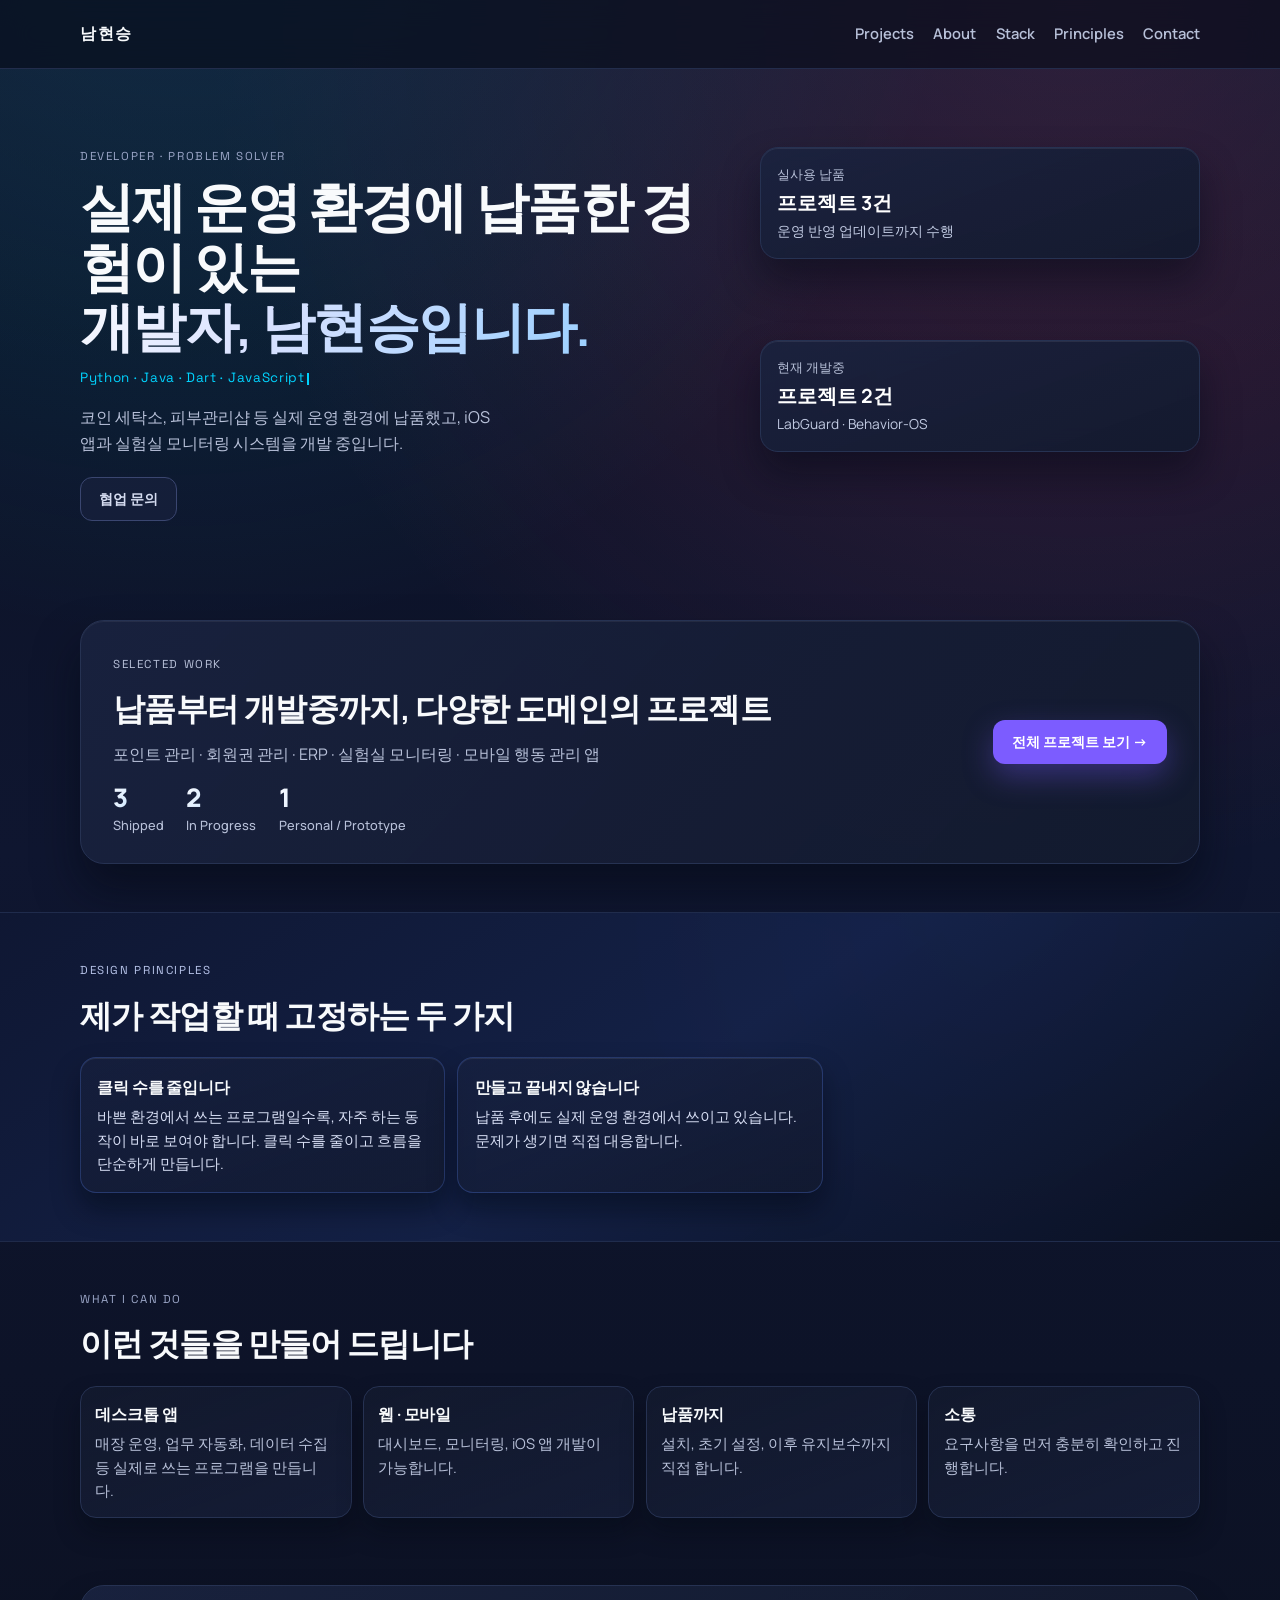
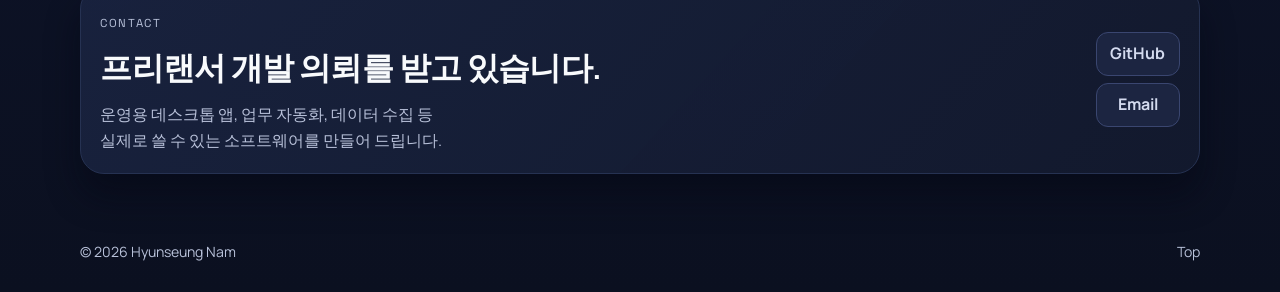
<file: index.html>
<!doctype html> 
<html lang="ko">
  <head>
    <meta charset="UTF-8" />
    <meta name="viewport" content="width=device-width, initial-scale=1.0" />
    <title>Hyeonseung-Nam Portfolio</title>
    <meta
      name="description"
      content="납품 경험을 가진 개발자 남현승의 포트폴리오"
    />
    <link rel="preconnect" href="https://fonts.googleapis.com" />
    <link rel="preconnect" href="https://fonts.gstatic.com" crossorigin />
    <link
      href="https://fonts.googleapis.com/css2?family=Manrope:wght@400;500;700;800&family=Space+Grotesk:wght@500;700&display=swap"
      rel="stylesheet"
    />
    <link rel="stylesheet" href="styles.css" />
  </head>
  <body>
    <div class="bg-orb orb-a" aria-hidden="true"></div>
    <div class="bg-orb orb-b" aria-hidden="true"></div>
    <div class="bg-tech" aria-hidden="true">
      <div class="tech-layer tech-grid"></div>
      <div class="tech-layer tech-beam"></div>
      <div class="tech-layer tech-dots"></div>
    </div>

    <header class="topbar" id="top">
      <div class="container topbar-inner">
        <a class="brand" href="index.html">남현승</a>
        <nav aria-label="주요 섹션">
          <ul class="nav-list">
            <li><a href="projects.html">Projects</a></li>
            <li><a href="about.html">About</a></li>
            <li><a href="stack.html">Stack</a></li>
            <li><a href="#principles">Principles</a></li>
            <li><a href="#contact">Contact</a></li>
          </ul>
        </nav>
      </div>
    </header>

    <main>
      <section class="hero">
        <div class="container hero-layout">
          <div class="hero-copy reveal">
            <p class="kicker">DEVELOPER · PROBLEM SOLVER</p>
            <h1>
              실제 운영 환경에 납품한 경험이 있는<br>
              <span>개발자, 남현승입니다.</span>
            </h1>
            <p class="hero-techline" id="techline" aria-live="polite"></p>
            <p class="hero-desc">
              코인 세탁소, 피부관리샵 등 실제 운영 환경에 납품했고,
              iOS 앱과 실험실 모니터링 시스템을 개발 중입니다.
            </p>
            <div class="hero-actions">
              <a class="btn btn-ghost" href="#contact">협업 문의</a>
            </div>
          </div>

          <aside class="hero-metrics reveal" aria-label="핵심 지표">
            <article class="metric-card delay-1">
              <p>실사용 납품</p>
              <strong>프로젝트 3건</strong>
              <span>운영 반영 업데이트까지 수행</span>
            </article>
            <article class="metric-card delay-2">
              <p>현재 개발중</p>
              <strong>프로젝트 2건</strong>
              <span>LabGuard · Behavior-OS</span>
            </article>
          </aside>
        </div>
      </section>

      <section class="section" id="work">
        <div class="container">
          <div class="teaser-inner reveal">
            <div>
              <p class="kicker">SELECTED WORK</p>
              <h2>납품부터 개발중까지, 다양한 도메인의 프로젝트</h2>
              <p>포인트 관리 · 회원권 관리 · ERP · 실험실 모니터링 · 모바일 행동 관리 앱</p>
              <div class="teaser-stat-row">
                <div class="teaser-stat">
                  <strong>3</strong>
                  <span>Shipped</span>
                </div>
                <div class="teaser-stat">
                  <strong>2</strong>
                  <span>In Progress</span>
                </div>
                <div class="teaser-stat">
                  <strong>1</strong>
                  <span>Personal / Prototype</span>
                </div>
              </div>
            </div>
            <a class="btn btn-solid" href="projects.html">전체 프로젝트 보기 →</a>
          </div>
        </div>
      </section>

      <section class="section dark" id="principles">
        <div class="container">
          <div class="section-head reveal">
            <p class="kicker">DESIGN PRINCIPLES</p>
            <h2>제가 작업할 때 고정하는 두 가지</h2>
          </div>

          <div class="principles-grid">
            <article class="reveal">
              <h3>클릭 수를 줄입니다</h3>
              <p>바쁜 환경에서 쓰는 프로그램일수록, 자주 하는 동작이 바로 보여야 합니다. 클릭 수를 줄이고 흐름을 단순하게 만듭니다.</p>
            </article>
            <article class="reveal">
              <h3>만들고 끝내지 않습니다</h3>
              <p>납품 후에도 실제 운영 환경에서 쓰이고 있습니다. 문제가 생기면 직접 대응합니다.</p>
            </article>
          </div>
        </div>
      </section>

      <section class="section" id="stack">
        <div class="container">
          <div class="section-head reveal">
            <p class="kicker">WHAT I CAN DO</p>
            <h2>이런 것들을 만들어 드립니다</h2>
          </div>

          <div class="stack-grid">
            <article class="reveal">
              <h3>데스크톱 앱</h3>
              <p>매장 운영, 업무 자동화, 데이터 수집 등 실제로 쓰는 프로그램을 만듭니다.</p>
            </article>
            <article class="reveal">
              <h3>웹 · 모바일</h3>
              <p>대시보드, 모니터링, iOS 앱 개발이 가능합니다.</p>
            </article>
            <article class="reveal">
              <h3>납품까지</h3>
              <p>설치, 초기 설정, 이후 유지보수까지 직접 합니다.</p>
            </article>
            <article class="reveal">
              <h3>소통</h3>
              <p>요구사항을 먼저 충분히 확인하고 진행합니다.</p>
            </article>
          </div>
        </div>
      </section>

      <section class="section contact" id="contact">
        <div class="container contact-inner reveal">
          <div>
            <p class="kicker">CONTACT</p>
            <h2>프리랜서 개발 의뢰를 받고 있습니다.</h2>
            <p>
              운영용 데스크톱 앱, 업무 자동화, 데이터 수집 등<br>
              실제로 쓸 수 있는 소프트웨어를 만들어 드립니다.
            </p>
          </div>
          <div class="contact-links">
            <a href="https://github.com/Hyunseung-Nam" target="_blank" rel="noreferrer">GitHub</a>
            <a href="mailto:namhyunseung.work@gmail.com">Email</a>
          </div>
        </div>
      </section>
    </main>

    <footer class="footer">
      <div class="container footer-inner">
        <p>© 2026 Hyunseung Nam</p>
        <a href="#top">Top</a>
      </div>
    </footer>

    <script>
      (() => {
        // Page transition
        const overlay = document.createElement("div");
        overlay.className = "page-overlay";
        document.body.appendChild(overlay);
        requestAnimationFrame(() => requestAnimationFrame(() => { overlay.style.opacity = "0"; }));

        document.querySelectorAll("a[href]").forEach((link) => {
          const href = link.getAttribute("href");
          if (!href || href.startsWith("#") || href.startsWith("mailto") || href.startsWith("http")) return;
          link.addEventListener("click", (e) => {
            e.preventDefault();
            overlay.style.transition = "opacity 0.3s ease";
            overlay.style.opacity = "1";
            setTimeout(() => { window.location.href = href; }, 300);
          });
        });

        const reduceMotion = window.matchMedia("(prefers-reduced-motion: reduce)").matches;

        // Typewriter (accumulating)
        if (!reduceMotion) {
          const el = document.getElementById("techline");
          const phrases = [
            "Python · Java · Dart · JavaScript",
            "FastAPI · Spring · Flutter · React",
            "Docker · Supabase · MySQL · TimescaleDB",
          ];

          const cursor = document.createElement("span");
          cursor.className = "typewriter-cursor";
          el.appendChild(cursor);

          const typePhrase = (text, cb) => {
            let i = 0;
            const type = () => {
              if (i < text.length) {
                el.insertBefore(document.createTextNode(text[i++]), cursor);
                setTimeout(type, 38);
              } else {
                setTimeout(cb, 700);
              }
            };
            type();
          };

          const typeAll = (pi) => {
            if (pi >= phrases.length) { cursor.remove(); return; }
            if (pi > 0) el.insertBefore(document.createElement("br"), cursor);
            typePhrase(phrases[pi], () => typeAll(pi + 1));
          };

          setTimeout(() => typeAll(0), 900);
        }

        if (reduceMotion) return;

        document.documentElement.classList.add("js-motion");
        const root = document.documentElement;
        const revealTargets = document.querySelectorAll(".reveal");
        const observer = new IntersectionObserver(
          (entries) => {
            entries.forEach((entry) => {
              if (!entry.isIntersecting) return;
              entry.target.classList.add("is-visible");
              observer.unobserve(entry.target);
            });
          },
          { threshold: 0.14, rootMargin: "0px 0px -8% 0px" },
        );

        revealTargets.forEach((el, index) => {
          el.style.setProperty("--reveal-delay", `${Math.min(index * 32, 220)}ms`);
          observer.observe(el);
        });

        let tx = 0, ty = 0, cx = 0, cy = 0;
        window.addEventListener("pointermove", (e) => {
          tx = (e.clientX / window.innerWidth - 0.5) * 2;
          ty = (e.clientY / window.innerHeight - 0.5) * 2;
        }, { passive: true });
        window.addEventListener("pointerleave", () => { tx = 0; ty = 0; });

        const drift = () => {
          cx += (tx - cx) * 0.06;
          cy += (ty - cy) * 0.06;
          root.style.setProperty("--mx", cx.toFixed(4));
          root.style.setProperty("--my", cy.toFixed(4));
          requestAnimationFrame(drift);
        };
        drift();
      })();
    </script>
  </body>
</html>
</file>
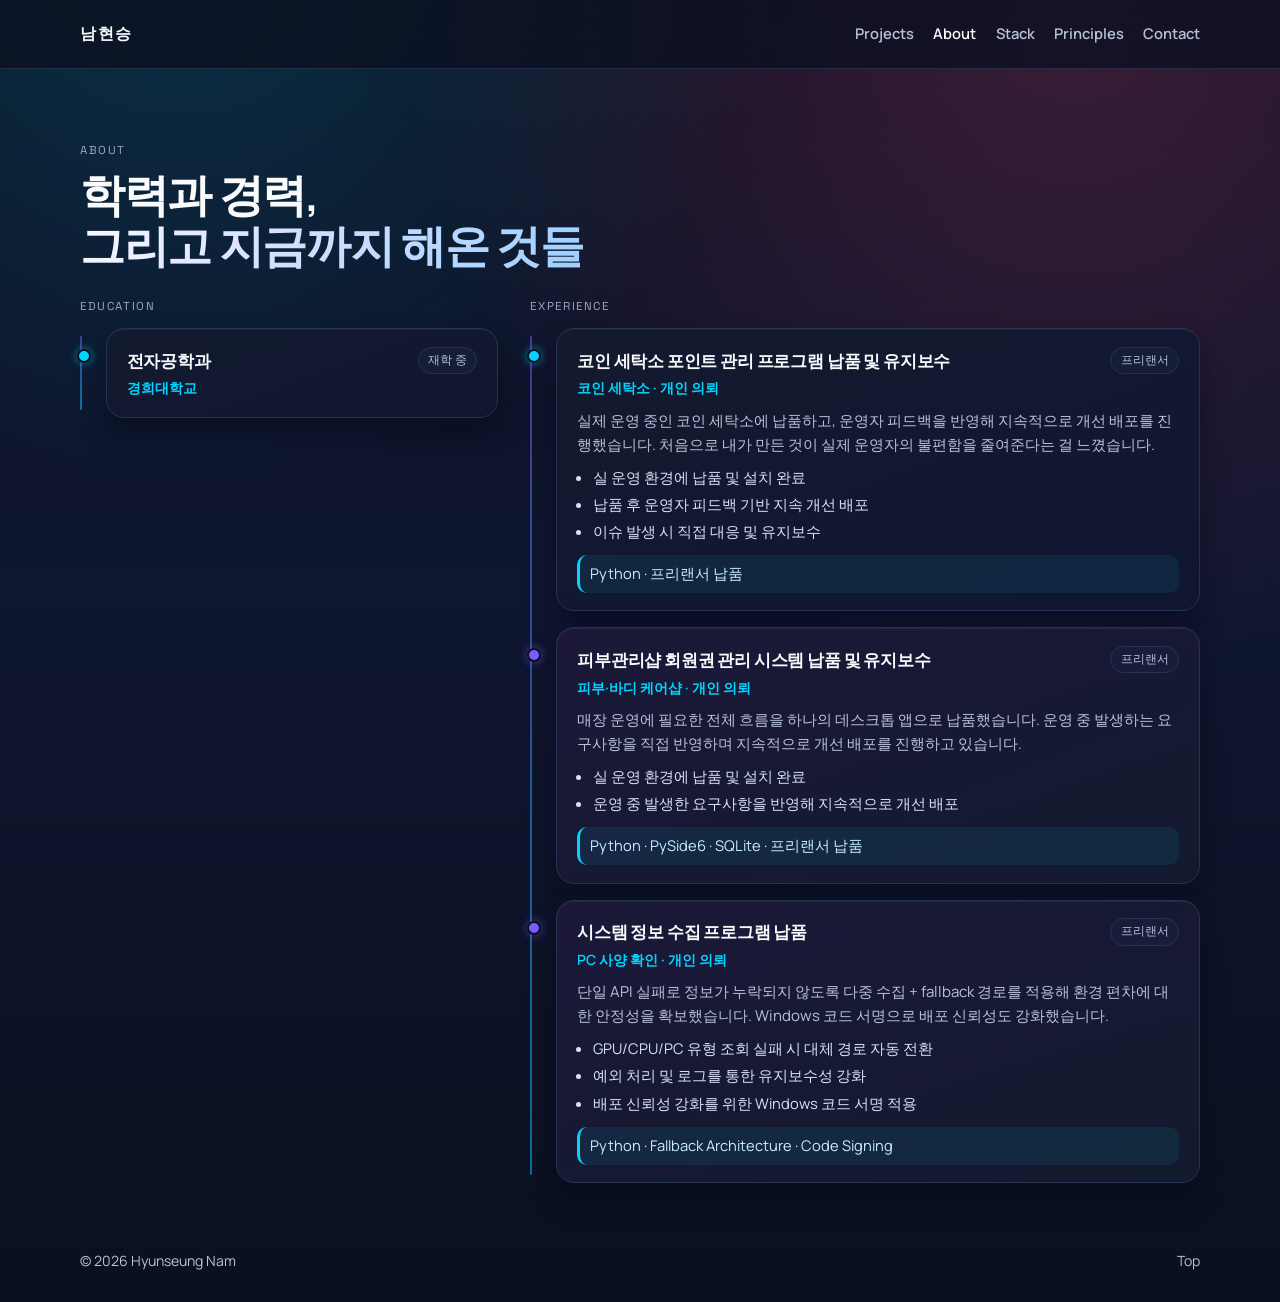
<file: about.html>
<!doctype html>
<html lang="ko">
  <head>
    <meta charset="UTF-8" />
    <meta name="viewport" content="width=device-width, initial-scale=1.0" />
    <title>Hyeonseung-Nam Portfolio</title>
    <meta
      name="description"
      content="남현승의 학력과 프리랜서 개발 경력 소개 — 경희대학교 전자공학과, 실사용 납품 프로젝트"
    />
    <link rel="preconnect" href="https://fonts.googleapis.com" />
    <link rel="preconnect" href="https://fonts.gstatic.com" crossorigin />
    <link
      href="https://fonts.googleapis.com/css2?family=Manrope:wght@400;500;700;800&family=Space+Grotesk:wght@500;700&display=swap"
      rel="stylesheet"
    />
    <link rel="stylesheet" href="styles.css" />
    <style>
      /* === About Page === */
      .about-hero {
        padding: 4.5rem 0 0.5rem;
      }

      .timeline {
        position: relative;
        display: flex;
        flex-direction: column;
        gap: 1rem;
        padding-left: 1.6rem;
      }

      .timeline::before {
        content: "";
        position: absolute;
        left: 0;
        top: 0.5rem;
        bottom: 0.5rem;
        width: 2px;
        background: linear-gradient(180deg, var(--accent-secondary) 0%, var(--accent-tertiary) 100%);
        border-radius: 2px;
        opacity: 0.5;
      }

      .timeline-item {
        position: relative;
        border: 1px solid var(--border-soft);
        border-radius: 18px;
        padding: 1.1rem 1.25rem;
        background: linear-gradient(160deg, rgba(19, 26, 46, 0.96) 0%, rgba(16, 22, 48, 0.96) 100%);
        box-shadow: 0 16px 28px rgba(4, 7, 18, 0.44), inset 0 1px 0 rgba(248, 250, 252, 0.06);
        transition: transform 0.18s ease, border-color 0.18s ease;
      }

      .timeline-item::before {
        content: "";
        position: absolute;
        left: -1.86rem;
        top: 1.25rem;
        width: 10px;
        height: 10px;
        border-radius: 50%;
        background: var(--accent-tertiary);
        box-shadow: 0 0 8px rgba(0, 212, 255, 0.6);
        border: 2px solid var(--bg-canvas);
      }

      .timeline-item:hover {
        transform: translateX(4px);
        border-color: #405382;
      }

      .timeline-item.accent {
        background: linear-gradient(160deg, rgba(28, 24, 57, 0.96) 0%, rgba(19, 26, 46, 0.96) 100%);
      }

      .timeline-item.accent::before {
        background: var(--accent-secondary);
        box-shadow: 0 0 8px rgba(124, 92, 255, 0.6);
      }

      .timeline-header {
        display: flex;
        align-items: flex-start;
        justify-content: space-between;
        gap: 1rem;
        flex-wrap: wrap;
      }

      .timeline-title {
        font-size: 1.08rem;
        font-weight: 700;
        letter-spacing: -0.01em;
        margin: 0;
      }

      .timeline-period {
        font-family: "Space Grotesk", sans-serif;
        font-size: 0.76rem;
        color: var(--text-secondary);
        white-space: nowrap;
        padding: 0.18rem 0.58rem;
        border: 1px solid var(--border-soft);
        border-radius: 999px;
        background: rgba(26, 35, 64, 0.52);
      }

      .timeline-org {
        font-size: 0.88rem;
        color: var(--accent-tertiary);
        font-weight: 600;
        margin-top: 0.18rem;
      }

      .timeline-desc {
        margin-top: 0.56rem;
        color: var(--text-secondary);
        font-size: 0.94rem;
      }

      .timeline-points {
        margin-top: 0.56rem;
        padding-left: 1rem;
        color: #d8e1f8;
        font-size: 0.92rem;
      }

      .timeline-points li + li {
        margin-top: 0.22rem;
      }

      .about-grid {
        display: grid;
        grid-template-columns: 1fr 1.6fr;
        gap: 2rem;
        align-items: start;
      }

      .about-section-label {
        font-family: "Space Grotesk", sans-serif;
        font-size: 0.72rem;
        letter-spacing: 0.14em;
        color: #9ba6c7;
        margin-bottom: 0.8rem;
      }

      @media (max-width: 900px) {
        .about-grid {
          grid-template-columns: 1fr;
        }
      }
    </style>
  </head>
  <body>
    <div class="bg-orb orb-a" aria-hidden="true"></div>
    <div class="bg-orb orb-b" aria-hidden="true"></div>
    <div class="bg-tech" aria-hidden="true">
      <div class="tech-layer tech-grid"></div>
      <div class="tech-layer tech-beam"></div>
      <div class="tech-layer tech-dots"></div>
    </div>

    <header class="topbar" id="top">
      <div class="container topbar-inner">
        <a class="brand" href="index.html">남현승</a>
        <nav aria-label="주요 섹션">
          <ul class="nav-list">
            <li><a href="projects.html">Projects</a></li>
            <li><a href="about.html" style="color: var(--text-primary);">About</a></li>
            <li><a href="stack.html">Stack</a></li>
            <li><a href="index.html#principles">Principles</a></li>
            <li><a href="index.html#contact">Contact</a></li>
          </ul>
        </nav>
      </div>
    </header>

    <main>
      <section class="about-hero">
        <div class="container">
          <div class="hero-copy reveal">
            <p class="kicker">ABOUT</p>
            <h1 style="font-size: clamp(1.8rem, 4.5vw, 2.8rem);">
              학력과 경력,<br>
              <span>그리고 지금까지 해온 것들</span>
            </h1>
          </div>
        </div>
      </section>

      <section class="section" style="padding-top: 1.2rem;">
        <div class="container">
          <div class="about-grid">

            <!-- 학력 -->
            <div>
              <p class="about-section-label kicker">EDUCATION</p>
              <div class="timeline">
                <article class="timeline-item reveal">
                  <div class="timeline-header">
                    <h3 class="timeline-title">전자공학과</h3>
                    <span class="timeline-period">재학 중</span>
                  </div>
                  <p class="timeline-org">경희대학교</p>
                </article>
              </div>
            </div>

            <!-- 경력 -->
            <div>
              <p class="about-section-label kicker">EXPERIENCE</p>
              <div class="timeline">

                <article class="timeline-item reveal">
                  <div class="timeline-header">
                    <h3 class="timeline-title">코인 세탁소 포인트 관리 프로그램 납품 및 유지보수</h3>
                    <span class="timeline-period">프리랜서</span>
                  </div>
                  <p class="timeline-org">코인 세탁소 · 개인 의뢰</p>
                  <p class="timeline-desc">
                    실제 운영 중인 코인 세탁소에 납품하고, 운영자 피드백을 반영해 지속적으로 개선 배포를 진행했습니다.
                    처음으로 내가 만든 것이 실제 운영자의 불편함을 줄여준다는 걸 느꼈습니다.
                  </p>
                  <ul class="timeline-points">
                    <li>실 운영 환경에 납품 및 설치 완료</li>
                    <li>납품 후 운영자 피드백 기반 지속 개선 배포</li>
                    <li>이슈 발생 시 직접 대응 및 유지보수</li>
                  </ul>
                  <p class="stack-note" style="margin-top: 0.72rem;">Python · 프리랜서 납품</p>
                </article>

                <article class="timeline-item accent reveal">
                  <div class="timeline-header">
                    <h3 class="timeline-title">피부관리샵 회원권 관리 시스템 납품 및 유지보수</h3>
                    <span class="timeline-period">프리랜서</span>
                  </div>
                  <p class="timeline-org">피부·바디 케어샵 · 개인 의뢰</p>
                  <p class="timeline-desc">
                    매장 운영에 필요한 전체 흐름을 하나의 데스크톱 앱으로 납품했습니다.
                    운영 중 발생하는 요구사항을 직접 반영하며 지속적으로 개선 배포를 진행하고 있습니다.
                  </p>
                  <ul class="timeline-points">
                    <li>실 운영 환경에 납품 및 설치 완료</li>
                    <li>운영 중 발생한 요구사항을 반영해 지속적으로 개선 배포</li>
                  </ul>
                  <p class="stack-note" style="margin-top: 0.72rem;">Python · PySide6 · SQLite · 프리랜서 납품</p>
                </article>

                <article class="timeline-item accent reveal">
                  <div class="timeline-header">
                    <h3 class="timeline-title">시스템 정보 수집 프로그램 납품</h3>
                    <span class="timeline-period">프리랜서</span>
                  </div>
                  <p class="timeline-org">PC 사양 확인 · 개인 의뢰</p>
                  <p class="timeline-desc">
                    단일 API 실패로 정보가 누락되지 않도록 다중 수집 + fallback 경로를 적용해
                    환경 편차에 대한 안정성을 확보했습니다. Windows 코드 서명으로 배포 신뢰성도 강화했습니다.
                  </p>
                  <ul class="timeline-points">
                    <li>GPU/CPU/PC 유형 조회 실패 시 대체 경로 자동 전환</li>
                    <li>예외 처리 및 로그를 통한 유지보수성 강화</li>
                    <li>배포 신뢰성 강화를 위한 Windows 코드 서명 적용</li>
                  </ul>
                  <p class="stack-note" style="margin-top: 0.72rem;">Python · Fallback Architecture · Code Signing</p>
                </article>

              </div>
            </div>

          </div>
        </div>
      </section>
    </main>

    <footer class="footer">
      <div class="container footer-inner">
        <p>© 2026 Hyunseung Nam</p>
        <a href="#top">Top</a>
      </div>
    </footer>

    <script>
      (() => {
        // Page transition
        const overlay = document.createElement("div");
        overlay.className = "page-overlay";
        document.body.appendChild(overlay);
        requestAnimationFrame(() => requestAnimationFrame(() => { overlay.style.opacity = "0"; }));

        document.querySelectorAll("a[href]").forEach((link) => {
          const href = link.getAttribute("href");
          if (!href || href.startsWith("#") || href.startsWith("mailto") || href.startsWith("http")) return;
          link.addEventListener("click", (e) => {
            e.preventDefault();
            overlay.style.transition = "opacity 0.3s ease";
            overlay.style.opacity = "1";
            setTimeout(() => { window.location.href = href; }, 300);
          });
        });

        const reduceMotion = window.matchMedia("(prefers-reduced-motion: reduce)").matches;
        if (reduceMotion) return;

        document.documentElement.classList.add("js-motion");
        const root = document.documentElement;
        const revealTargets = document.querySelectorAll(".reveal");
        const observer = new IntersectionObserver(
          (entries) => {
            entries.forEach((entry) => {
              if (!entry.isIntersecting) return;
              entry.target.classList.add("is-visible");
              observer.unobserve(entry.target);
            });
          },
          { threshold: 0.1, rootMargin: "0px 0px -6% 0px" },
        );

        revealTargets.forEach((el, index) => {
          el.style.setProperty("--reveal-delay", `${Math.min(index * 40, 200)}ms`);
          observer.observe(el);
        });

        let tx = 0, ty = 0, cx = 0, cy = 0;
        window.addEventListener("pointermove", (e) => {
          tx = (e.clientX / window.innerWidth - 0.5) * 2;
          ty = (e.clientY / window.innerHeight - 0.5) * 2;
        }, { passive: true });
        window.addEventListener("pointerleave", () => { tx = 0; ty = 0; });

        const drift = () => {
          cx += (tx - cx) * 0.06;
          cy += (ty - cy) * 0.06;
          root.style.setProperty("--mx", cx.toFixed(4));
          root.style.setProperty("--my", cy.toFixed(4));
          requestAnimationFrame(drift);
        };
        drift();
      })();
    </script>
  </body>
</html>
</file>
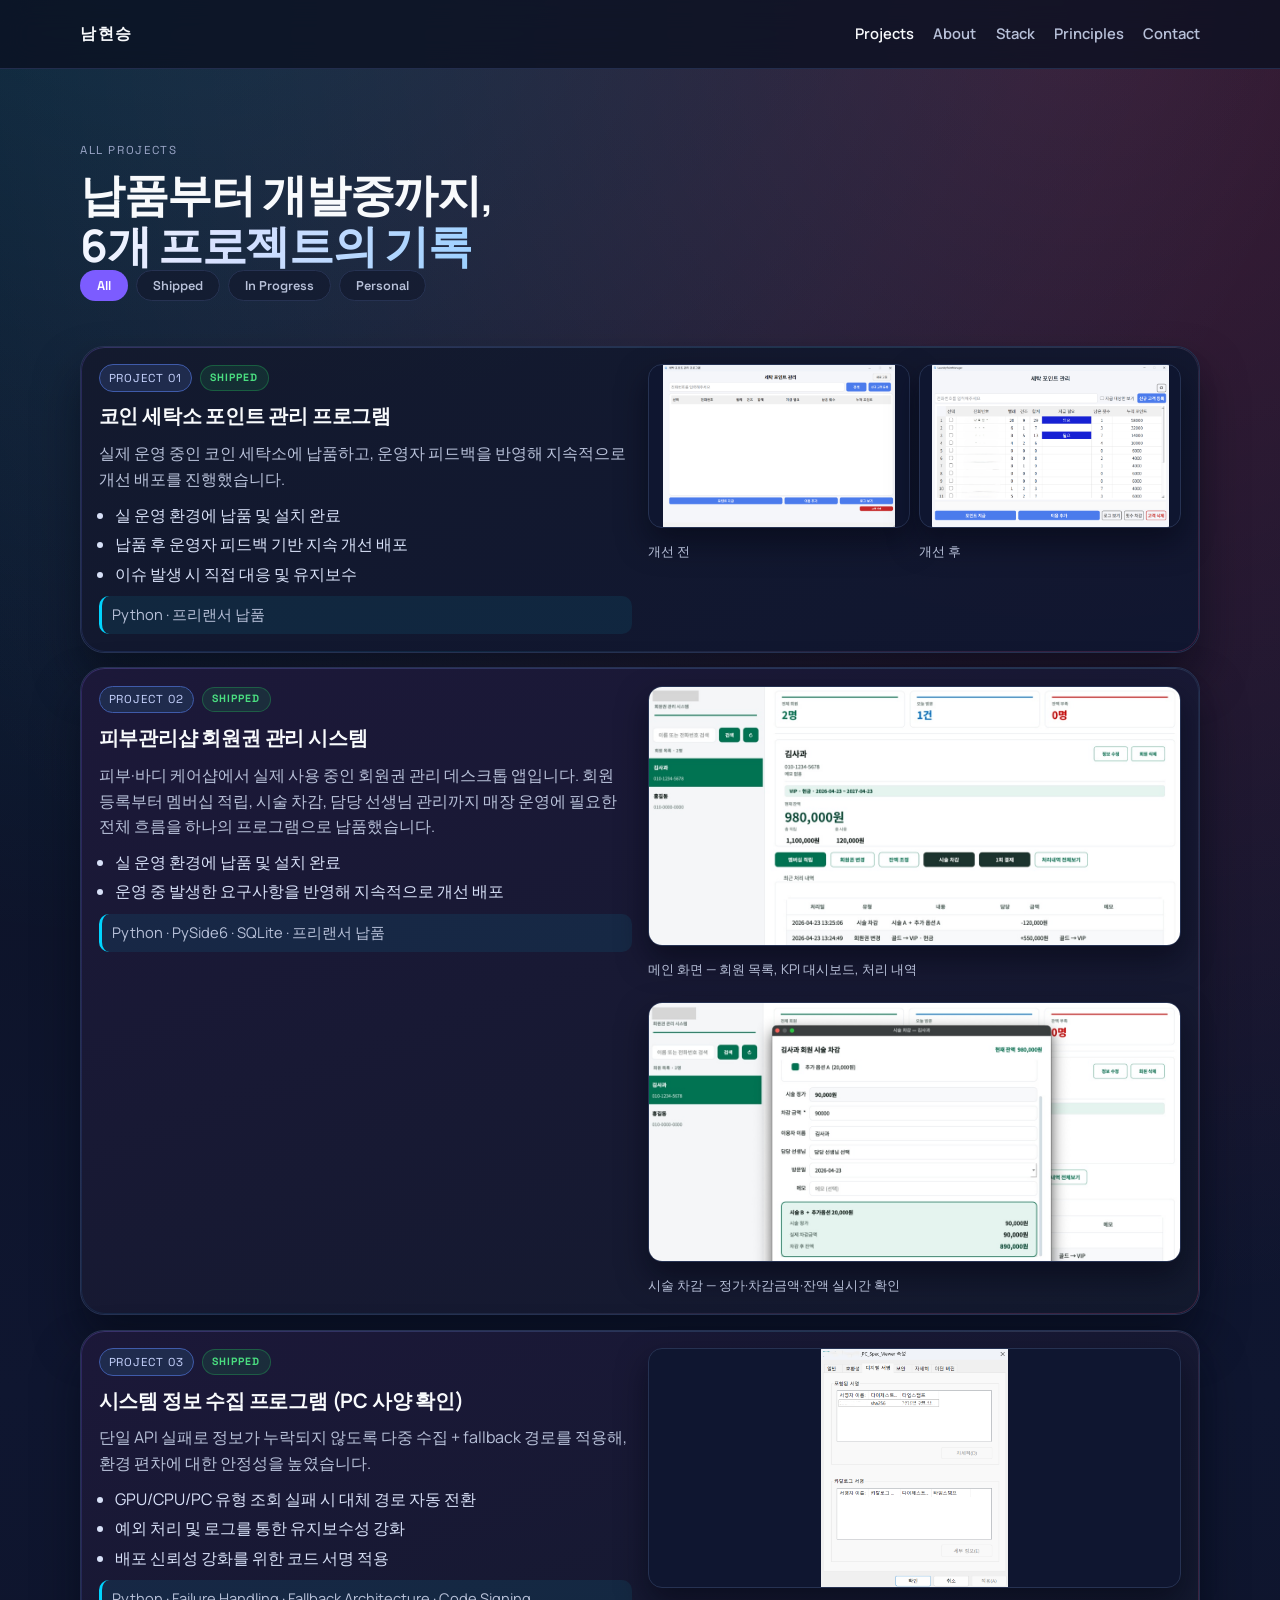
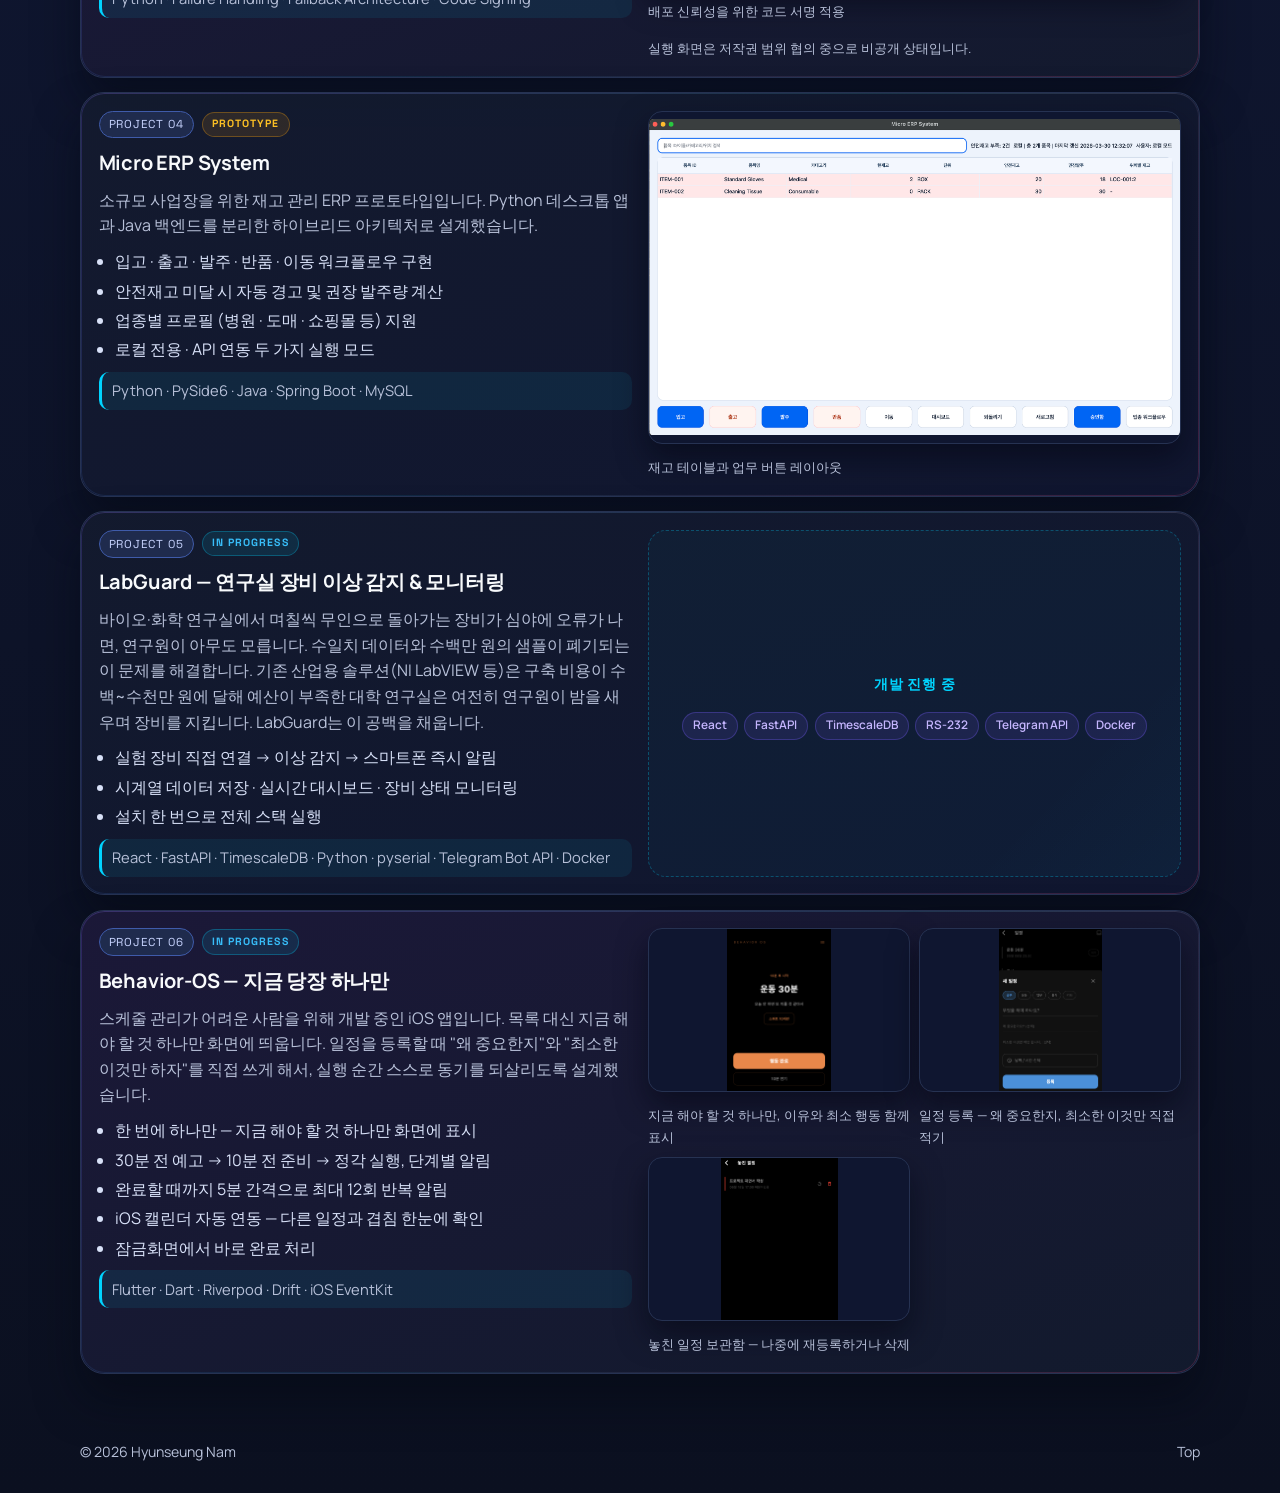
<file: projects.html>
<!doctype html> 
<html lang="ko">
  <head>
    <meta charset="UTF-8" />
    <meta name="viewport" content="width=device-width, initial-scale=1.0" />
    <title>Hyeonseung-Nam Portfolio</title>
    <meta
      name="description"
      content="남현승의 프로젝트 포트폴리오 — 납품 시스템, 개발중인 앱, 개인 도구까지"
    />
    <link rel="preconnect" href="https://fonts.googleapis.com" />
    <link rel="preconnect" href="https://fonts.gstatic.com" crossorigin />
    <link
      href="https://fonts.googleapis.com/css2?family=Manrope:wght@400;500;700;800&family=Space+Grotesk:wght@500;700&display=swap"
      rel="stylesheet"
    />
    <link rel="stylesheet" href="styles.css" />
  </head>
  <body>
    <div class="bg-orb orb-a" aria-hidden="true"></div>
    <div class="bg-orb orb-b" aria-hidden="true"></div>
    <div class="bg-tech" aria-hidden="true">
      <div class="tech-layer tech-grid"></div>
      <div class="tech-layer tech-beam"></div>
      <div class="tech-layer tech-dots"></div>
    </div>

    <header class="topbar" id="top">
      <div class="container topbar-inner">
        <a class="brand" href="index.html">남현승</a>
        <nav aria-label="주요 섹션">
          <ul class="nav-list">
            <li><a href="projects.html" style="color: var(--text-primary);">Projects</a></li>
            <li><a href="about.html">About</a></li>
            <li><a href="stack.html">Stack</a></li>
            <li><a href="index.html#principles">Principles</a></li>
            <li><a href="index.html#contact">Contact</a></li>
          </ul>
        </nav>
      </div>
    </header>

    <main>
      <section class="projects-hero">
        <div class="container">
          <div class="hero-copy reveal">
            <p class="kicker">ALL PROJECTS</p>
            <h1 style="font-size: clamp(1.8rem, 4.5vw, 2.8rem);">
              납품부터 개발중까지,<br>
              <span>6개 프로젝트의 기록</span>
            </h1>
          </div>

          <div class="filter-tabs reveal" role="group" aria-label="프로젝트 필터">
            <button class="filter-btn active" data-filter="all">All</button>
            <button class="filter-btn" data-filter="shipped">Shipped</button>
            <button class="filter-btn" data-filter="building">In Progress</button>
            <button class="filter-btn" data-filter="personal">Personal</button>
          </div>
        </div>
      </section>

      <section class="section" style="padding-top: 0.5rem;">
        <div class="container">

          <!-- PROJECT 01 · 코인 세탁소 포인트 관리 -->
          <article class="project-panel reveal" data-category="shipped">
            <div class="project-info">
              <div class="project-tag-row">
                <p class="project-tag">PROJECT 01</p>
                <span class="badge badge-shipped">SHIPPED</span>
              </div>
              <h3>코인 세탁소 포인트 관리 프로그램</h3>
              <p>
                실제 운영 중인 코인 세탁소에 납품하고,
                운영자 피드백을 반영해 지속적으로 개선 배포를 진행했습니다.
              </p>
              <ul class="project-points">
                <li>실 운영 환경에 납품 및 설치 완료</li>
                <li>납품 후 운영자 피드백 기반 지속 개선 배포</li>
                <li>이슈 발생 시 직접 대응 및 유지보수</li>
              </ul>
              <p class="stack-note">Python · 프리랜서 납품</p>
            </div>

            <figure class="project-media">
              <div class="media-grid">
                <div class="media-box">
                  <img src="assets/before.png" alt="개선 전 화면" loading="lazy" />
                  <figcaption>개선 전</figcaption>
                </div>
                <div class="media-box">
                  <img src="assets/after.png" alt="개선 후 화면" loading="lazy" />
                  <figcaption>개선 후</figcaption>
                </div>
              </div>
            </figure>
          </article>

          <!-- PROJECT 02 · 피부관리샵 회원권 관리 -->
          <article class="project-panel accent reveal" data-category="shipped">
            <div class="project-info">
              <div class="project-tag-row">
                <p class="project-tag">PROJECT 02</p>
                <span class="badge badge-shipped">SHIPPED</span>
              </div>
              <h3>피부관리샵 회원권 관리 시스템</h3>
              <p>
                피부·바디 케어샵에서 실제 사용 중인 회원권 관리 데스크톱 앱입니다.
                회원 등록부터 멤버십 적립, 시술 차감, 담당 선생님 관리까지
                매장 운영에 필요한 전체 흐름을 하나의 프로그램으로 납품했습니다.
              </p>
              <ul class="project-points">
                <li>실 운영 환경에 납품 및 설치 완료</li>
                <li>운영 중 발생한 요구사항을 반영해 지속적으로 개선 배포</li>
              </ul>
              <p class="stack-note">Python · PySide6 · SQLite · 프리랜서 납품</p>
            </div>

            <figure class="project-media">
              <div class="media-box">
                <img src="assets/membership_main.jpg" alt="회원권 관리 메인 화면" loading="lazy" style="max-height: 260px; object-fit: cover; object-position: top;" />
                <figcaption>메인 화면 — 회원 목록, KPI 대시보드, 처리 내역</figcaption>
              </div>
              <div class="media-box" style="margin-top: 0.75rem;">
                <img src="assets/membership_dialog.jpg" alt="시술 차감 다이얼로그" loading="lazy" style="max-height: 260px; object-fit: cover; object-position: top;" />
                <figcaption>시술 차감 — 정가·차감금액·잔액 실시간 확인</figcaption>
              </div>
            </figure>
          </article>

          <!-- PROJECT 03 · PC Spec -->
          <article class="project-panel accent reveal" data-category="shipped">
            <div class="project-info">
              <div class="project-tag-row">
                <p class="project-tag">PROJECT 03</p>
                <span class="badge badge-shipped">SHIPPED</span>
              </div>
              <h3>시스템 정보 수집 프로그램 (PC 사양 확인)</h3>
              <p>
                단일 API 실패로 정보가 누락되지 않도록 다중 수집 + fallback 경로를
                적용해, 환경 편차에 대한 안정성을 높였습니다.
              </p>
              <ul class="project-points">
                <li>GPU/CPU/PC 유형 조회 실패 시 대체 경로 자동 전환</li>
                <li>예외 처리 및 로그를 통한 유지보수성 강화</li>
                <li>배포 신뢰성 강화를 위한 코드 서명 적용</li>
              </ul>
              <p class="stack-note">Python · Failure Handling · Fallback Architecture · Code Signing</p>
            </div>

            <figure class="project-media single">
              <div class="media-box">
                <img
                  class="contain"
                  src="assets/code_sign.png"
                  alt="Windows 코드 서명 확인 화면"
                  loading="lazy"
                />
                <figcaption>배포 신뢰성을 위한 코드 서명 적용</figcaption>
              </div>
              <p class="media-disclaimer">실행 화면은 저작권 범위 협의 중으로 비공개 상태입니다.</p>
            </figure>
          </article>

          <!-- PROJECT 04 · Micro ERP -->
          <article class="project-panel reveal" data-category="personal">
            <div class="project-info">
              <div class="project-tag-row">
                <p class="project-tag">PROJECT 04</p>
                <span class="badge badge-prototype">PROTOTYPE</span>
              </div>
              <h3>Micro ERP System</h3>
              <p>
                소규모 사업장을 위한 재고 관리 ERP 프로토타입입니다.
                Python 데스크톱 앱과 Java 백엔드를 분리한 하이브리드 아키텍처로 설계했습니다.
              </p>
              <ul class="project-points">
                <li>입고 · 출고 · 발주 · 반품 · 이동 워크플로우 구현</li>
                <li>안전재고 미달 시 자동 경고 및 권장 발주량 계산</li>
                <li>업종별 프로필 (병원 · 도매 · 쇼핑몰 등) 지원</li>
                <li>로컬 전용 · API 연동 두 가지 실행 모드</li>
              </ul>
              <p class="stack-note">Python · PySide6 · Java · Spring Boot · MySQL</p>
            </div>

            <figure class="project-media">
              <div class="media-box">
                <img src="assets/micro_erp.png" alt="Micro ERP 메인 화면" loading="lazy" />
                <figcaption>재고 테이블과 업무 버튼 레이아웃</figcaption>
              </div>
            </figure>
          </article>

          <!-- PROJECT 05 · LabGuard -->
          <article class="project-panel reveal" data-category="building">
            <div class="project-info">
              <div class="project-tag-row">
                <p class="project-tag">PROJECT 05</p>
                <span class="badge badge-wip">IN PROGRESS</span>
              </div>
              <h3>LabGuard — 연구실 장비 이상 감지 & 모니터링</h3>
              <p>
                바이오·화학 연구실에서 며칠씩 무인으로 돌아가는 장비가
                심야에 오류가 나면, 연구원이 아무도 모릅니다.
                수일치 데이터와 수백만 원의 샘플이 폐기되는 이 문제를 해결합니다.
                기존 산업용 솔루션(NI LabVIEW 등)은 구축 비용이 수백~수천만 원에 달해
                예산이 부족한 대학 연구실은 여전히 연구원이 밤을 새우며 장비를 지킵니다.
                LabGuard는 이 공백을 채웁니다.
              </p>
              <ul class="project-points">
                <li>실험 장비 직접 연결 → 이상 감지 → 스마트폰 즉시 알림</li>
                <li>시계열 데이터 저장 · 실시간 대시보드 · 장비 상태 모니터링</li>
                <li>설치 한 번으로 전체 스택 실행</li>
              </ul>
              <p class="stack-note">React · FastAPI · TimescaleDB · Python · pyserial · Telegram Bot API · Docker</p>
            </div>

            <figure class="project-media">
              <div class="project-placeholder">
                <div class="placeholder-inner">
                  <p class="placeholder-label">개발 진행 중</p>
                  <div class="tech-chips">
                    <span class="tech-chip">React</span>
                    <span class="tech-chip">FastAPI</span>
                    <span class="tech-chip">TimescaleDB</span>
                    <span class="tech-chip">RS-232</span>
                    <span class="tech-chip">Telegram API</span>
                    <span class="tech-chip">Docker</span>
                  </div>
                </div>
              </div>
            </figure>
          </article>

          <!-- PROJECT 06 · Behavior-OS -->
          <article class="project-panel accent reveal" data-category="building">
            <div class="project-info">
              <div class="project-tag-row">
                <p class="project-tag">PROJECT 06</p>
                <span class="badge badge-wip">IN PROGRESS</span>
              </div>
              <h3>Behavior-OS — 지금 당장 하나만</h3>
              <p>
                스케줄 관리가 어려운 사람을 위해 개발 중인 iOS 앱입니다.
                목록 대신 지금 해야 할 것 하나만 화면에 띄웁니다.
                일정을 등록할 때 "왜 중요한지"와 "최소한 이것만 하자"를
                직접 쓰게 해서, 실행 순간 스스로 동기를 되살리도록 설계했습니다.
              </p>
              <ul class="project-points">
                <li>한 번에 하나만 — 지금 해야 할 것 하나만 화면에 표시</li>
                <li>30분 전 예고 → 10분 전 준비 → 정각 실행, 단계별 알림</li>
                <li>완료할 때까지 5분 간격으로 최대 12회 반복 알림</li>
                <li>iOS 캘린더 자동 연동 — 다른 일정과 겹침 한눈에 확인</li>
                <li>잠금화면에서 바로 완료 처리</li>
              </ul>
              <p class="stack-note">Flutter · Dart · Riverpod · Drift · iOS EventKit</p>
            </div>

            <figure class="project-media">
              <div class="media-grid">
                <div class="media-box">
                  <img src="assets/behavior_os_focus.png" alt="Behavior OS 포커스 화면" loading="lazy" style="max-height: 400px; object-fit: contain;" />
                  <figcaption>지금 해야 할 것 하나만, 이유와 최소 행동 함께 표시</figcaption>
                </div>
                <div class="media-box">
                  <img src="assets/behavior_os_form.png" alt="Behavior OS 일정 등록 화면" loading="lazy" style="max-height: 400px; object-fit: contain;" />
                  <figcaption>일정 등록 — 왜 중요한지, 최소한 이것만 직접 적기</figcaption>
                </div>
                <div class="media-box">
                  <img src="assets/behavior_os_missed.png" alt="Behavior OS 놓친 일정 화면" loading="lazy" style="max-height: 400px; object-fit: contain;" />
                  <figcaption>놓친 일정 보관함 — 나중에 재등록하거나 삭제</figcaption>
                </div>
              </div>
            </figure>
          </article>

        </div>
      </section>
    </main>

    <footer class="footer">
      <div class="container footer-inner">
        <p>© 2026 Hyunseung Nam</p>
        <a href="#top">Top</a>
      </div>
    </footer>

    <script>
      (() => {
        // Page transition
        const overlay = document.createElement("div");
        overlay.className = "page-overlay";
        document.body.appendChild(overlay);
        requestAnimationFrame(() => requestAnimationFrame(() => { overlay.style.opacity = "0"; }));

        document.querySelectorAll("a[href]").forEach((link) => {
          const href = link.getAttribute("href");
          if (!href || href.startsWith("#") || href.startsWith("mailto") || href.startsWith("http")) return;
          link.addEventListener("click", (e) => {
            e.preventDefault();
            overlay.style.transition = "opacity 0.3s ease";
            overlay.style.opacity = "1";
            setTimeout(() => { window.location.href = href; }, 300);
          });
        });

        const reduceMotion = window.matchMedia("(prefers-reduced-motion: reduce)").matches;

        // Filter tabs
        const btns = document.querySelectorAll(".filter-btn");
        const panels = document.querySelectorAll(".project-panel[data-category]");

        btns.forEach((btn) => {
          btn.addEventListener("click", () => {
            btns.forEach((b) => b.classList.remove("active"));
            btn.classList.add("active");

            const filter = btn.dataset.filter;
            panels.forEach((panel) => {
              if (filter === "all" || panel.dataset.category === filter) {
                panel.removeAttribute("hidden");
              } else {
                panel.setAttribute("hidden", "");
              }
            });
          });
        });

        if (reduceMotion) return;

        document.documentElement.classList.add("js-motion");
        const root = document.documentElement;
        const revealTargets = document.querySelectorAll(".reveal");
        const observer = new IntersectionObserver(
          (entries) => {
            entries.forEach((entry) => {
              if (!entry.isIntersecting) return;
              entry.target.classList.add("is-visible");
              observer.unobserve(entry.target);
            });
          },
          { threshold: 0.1, rootMargin: "0px 0px -6% 0px" },
        );

        revealTargets.forEach((el, index) => {
          el.style.setProperty("--reveal-delay", `${Math.min(index * 40, 200)}ms`);
          observer.observe(el);
        });

        let tx = 0, ty = 0, cx = 0, cy = 0;
        window.addEventListener("pointermove", (e) => {
          tx = (e.clientX / window.innerWidth - 0.5) * 2;
          ty = (e.clientY / window.innerHeight - 0.5) * 2;
        }, { passive: true });
        window.addEventListener("pointerleave", () => { tx = 0; ty = 0; });

        const drift = () => {
          cx += (tx - cx) * 0.06;
          cy += (ty - cy) * 0.06;
          root.style.setProperty("--mx", cx.toFixed(4));
          root.style.setProperty("--my", cy.toFixed(4));
          requestAnimationFrame(drift);
        };
        drift();
      })();
    </script>
  </body>
</html>
</file>
<file: styles.css>
:root {
  --bg-canvas: #0b1020;
  --bg-surface: #131a2e;
  --bg-elevated: #1a2340;
  --text-primary: #f8fafc;
  --text-secondary: #b8c1d9;
  --border-soft: #263252;
  --accent-primary: #ff4d8d;
  --accent-secondary: #7c5cff;
  --accent-tertiary: #00d4ff;
  --cta-start: #ff4d8d;
  --cta-end: #7c5cff;
  --cta-hover-start: #ff3f84;
  --cta-hover-end: #6e4dff;
  --max: 1120px;
  --mx: 0;
  --my: 0;
}

* {
  box-sizing: border-box;
}

html,
body {
  margin: 0;
  padding: 0;
  color: var(--text-primary);
  background:
    radial-gradient(circle at 14% -8%, rgba(0, 212, 255, 0.18) 0%, transparent 34%),
    radial-gradient(circle at 84% 0%, rgba(255, 77, 141, 0.2) 0%, transparent 40%),
    linear-gradient(180deg, #0b1020 0%, #0f1630 45%, #0b1020 100%);
  font-family: "Manrope", "Apple SD Gothic Neo", "Noto Sans KR", sans-serif;
  line-height: 1.6;
  scroll-behavior: smooth;
}

a {
  color: inherit;
}

.container {
  width: min(var(--max), calc(100% - 2.2rem));
  margin: 0 auto;
}

h1,
h2,
h3,
p,
ul {
  margin: 0;
}

.bg-orb {
  position: fixed;
  z-index: -2;
  pointer-events: none;
  border-radius: 50%;
  filter: blur(56px);
  opacity: 0.48;
  will-change: transform;
}

.bg-tech {
  position: fixed;
  inset: -12% -10% -10%;
  z-index: -4;
  pointer-events: none;
  overflow: hidden;
  perspective: 1200px;
}

.tech-layer {
  position: absolute;
  inset: 0;
  transform-origin: center;
  will-change: transform, opacity;
}

.tech-grid {
  background:
    linear-gradient(rgba(0, 212, 255, 0.06) 1px, transparent 1px),
    linear-gradient(90deg, rgba(124, 92, 255, 0.06) 1px, transparent 1px);
  background-size: 72px 72px, 72px 72px;
  mask-image: linear-gradient(180deg, transparent 0%, rgba(0, 0, 0, 0.4) 20%, rgba(0, 0, 0, 0.85) 58%, transparent 100%);
  transform: rotateX(62deg) translate3d(calc(var(--mx) * -10px), calc(var(--my) * -8px), 0) scale(1.45);
  opacity: 0.62;
  animation: gridSlide 36s linear infinite;
}

.tech-beam {
  background:
    radial-gradient(circle at 18% 26%, rgba(0, 212, 255, 0.14) 0%, transparent 44%),
    radial-gradient(circle at 78% 34%, rgba(124, 92, 255, 0.2) 0%, transparent 40%),
    radial-gradient(circle at 60% 78%, rgba(255, 77, 141, 0.12) 0%, transparent 38%);
  transform: translate3d(calc(var(--mx) * 14px), calc(var(--my) * 10px), 0);
  opacity: 0.75;
  animation: beamPulse 18s ease-in-out infinite alternate;
}

.tech-dots {
  background-image: radial-gradient(circle, rgba(184, 193, 217, 0.18) 1.2px, transparent 1.2px);
  background-size: 22px 22px;
  mask-image: radial-gradient(circle at 50% 50%, rgba(0, 0, 0, 0.5) 8%, rgba(0, 0, 0, 0.95) 58%, transparent 92%);
  transform: translate3d(calc(var(--mx) * -6px), calc(var(--my) * -5px), 0);
  opacity: 0.22;
  animation: dotsDrift 42s linear infinite;
}

.orb-a {
  width: 480px;
  height: 480px;
  top: -190px;
  right: -120px;
  background: radial-gradient(circle, rgba(124, 92, 255, 0.72) 0%, rgba(124, 92, 255, 0) 70%);
  animation: orbDriftA 20s ease-in-out infinite alternate;
}

.orb-b {
  width: 420px;
  height: 420px;
  bottom: -180px;
  left: -90px;
  background: radial-gradient(circle, rgba(255, 77, 141, 0.66) 0%, rgba(255, 77, 141, 0) 68%);
  animation: orbDriftB 24s ease-in-out infinite alternate;
}

.topbar {
  position: sticky;
  top: 0;
  z-index: 20;
  backdrop-filter: blur(14px);
  background: rgba(11, 16, 32, 0.78);
  border-bottom: 1px solid rgba(38, 50, 82, 0.88);
}

.topbar-inner {
  min-height: 68px;
  display: flex;
  align-items: center;
  justify-content: space-between;
}

.brand {
  font-family: "Space Grotesk", sans-serif;
  letter-spacing: 0.1em;
  font-weight: 700;
  font-size: 1rem;
  text-decoration: none;
}

.nav-list {
  list-style: none;
  display: flex;
  gap: 1.2rem;
  padding: 0;
}

.nav-list a {
  text-decoration: none;
  color: var(--text-secondary);
  font-weight: 600;
  font-size: 0.92rem;
  transition: color 0.16s ease;
}

.nav-list a:hover {
  color: var(--text-primary);
}

.hero {
  position: relative;
  padding: 4.9rem 0 3.2rem;
}

.hero::before {
  content: "";
  position: absolute;
  inset: 0;
  background: linear-gradient(180deg, rgba(26, 35, 64, 0.42) 0%, rgba(11, 16, 32, 0) 58%);
  pointer-events: none;
}

.hero-layout {
  position: relative;
  display: grid;
  grid-template-columns: 1.2fr 0.8fr;
  gap: 1.25rem;
  align-items: stretch;
}

.kicker {
  font-family: "Space Grotesk", sans-serif;
  font-size: 0.72rem;
  letter-spacing: 0.14em;
  color: #9ba6c7;
  margin-bottom: 0.62rem;
}

h1 {
  font-size: clamp(2rem, 5vw, 3.35rem);
  line-height: 1.12;
  letter-spacing: -0.03em;
  max-width: 12.5em;
}

h1 span {
  background: linear-gradient(120deg, #f8faff 0%, #d8e1ff 37%, #9cd0ff 100%);
  -webkit-background-clip: text;
  background-clip: text;
  color: transparent;
}

.hero-desc {
  margin-top: 0.98rem;
  max-width: 42ch;
  color: var(--text-secondary);
  font-size: 1.02rem;
}

.hero-actions {
  margin-top: 1.3rem;
  display: flex;
  gap: 0.72rem;
  flex-wrap: wrap;
}

.btn {
  display: inline-flex;
  align-items: center;
  justify-content: center;
  min-height: 44px;
  padding: 0.62rem 1.12rem;
  text-decoration: none;
  border-radius: 12px;
  border: 1px solid transparent;
  font-weight: 700;
  font-size: 0.9rem;
  line-height: 1;
  overflow: hidden;
  transition: transform 0.18s ease, box-shadow 0.2s ease, background 0.2s ease, border-color 0.2s ease, color 0.2s ease;
}

.btn-solid {
  background: #7c5cff;
  color: #ffffff;
  box-shadow: 0 12px 30px rgba(124, 92, 255, 0.34);
}

.btn-solid:hover {
  background: #6e4dff;
}

.btn-solid:active {
  background: #5b3fe6;
}

.btn-ghost {
  color: #d4dbef;
  background: rgba(26, 35, 64, 0.58);
  border-color: #3a4670;
}

.btn-ghost:hover {
  background: #1e2745;
}

.btn:focus-visible {
  outline: 2px solid var(--accent-tertiary);
  outline-offset: 2px;
}

.btn:hover {
  transform: translateY(-2px);
}

.btn:active {
  transform: translateY(0);
}

.hero-metrics {
  display: grid;
  gap: 0.76rem;
  align-items: start;
}

.metric-card {
  border: 1px solid var(--border-soft);
  border-radius: 18px;
  background: linear-gradient(160deg, rgba(26, 35, 64, 0.86) 0%, rgba(19, 26, 46, 0.94) 100%);
  backdrop-filter: blur(12px);
  padding: 1rem;
  box-shadow: 0 22px 38px rgba(5, 8, 20, 0.48), inset 0 1px 0 rgba(184, 193, 217, 0.1);
  animation: rise 0.75s ease both;
}

.metric-card p {
  color: var(--text-secondary);
  font-size: 0.84rem;
}

.metric-card strong {
  display: block;
  margin-top: 0.08rem;
  font-size: 1.22rem;
  color: #ffffff;
}

.metric-card span {
  display: block;
  margin-top: 0.1rem;
  font-size: 0.86rem;
  color: #c2cbe3;
}

.delay-1 {
  animation-delay: 0.05s;
}

.delay-2 {
  animation-delay: 0.12s;
}

.delay-3 {
  animation-delay: 0.19s;
}

.section {
  position: relative;
  padding: 3rem 0;
}

.section-head {
  margin-bottom: 1rem;
}

h2 {
  font-size: clamp(1.4rem, 3.5vw, 2rem);
  letter-spacing: -0.02em;
}

.project-panel {
  position: relative;
  border: 1px solid var(--border-soft);
  border-radius: 24px;
  padding: 1.1rem;
  background: linear-gradient(160deg, rgba(19, 26, 46, 0.96) 0%, rgba(16, 22, 48, 0.96) 100%);
  display: grid;
  grid-template-columns: 1fr 1fr;
  gap: 1rem;
  box-shadow: 0 26px 44px rgba(4, 7, 18, 0.5), inset 0 1px 0 rgba(248, 250, 252, 0.06);
  transition: transform 0.2s ease, box-shadow 0.2s ease, border-color 0.2s ease;
}

.project-panel::before {
  content: "";
  position: absolute;
  inset: 0;
  border-radius: 24px;
  padding: 1px;
  background: linear-gradient(140deg, rgba(124, 92, 255, 0.34), rgba(0, 212, 255, 0.14), rgba(255, 77, 141, 0.32));
  -webkit-mask: linear-gradient(#fff 0 0) content-box, linear-gradient(#fff 0 0);
  -webkit-mask-composite: xor;
  mask-composite: exclude;
  pointer-events: none;
  opacity: 0.62;
}

.project-panel + .project-panel {
  margin-top: 0.9rem;
}

.project-panel:hover {
  transform: translateY(-4px);
  box-shadow: 0 30px 48px rgba(4, 7, 18, 0.62);
  border-color: #405382;
}

.project-panel.accent {
  background: linear-gradient(160deg, rgba(28, 24, 57, 0.96) 0%, rgba(19, 26, 46, 0.96) 100%);
}

.project-tag {
  display: inline-block;
  border-radius: 999px;
  background: #1f2b4d;
  color: #c8d4ff;
  border: 1px solid #3f5baa;
  font-family: "Space Grotesk", sans-serif;
  font-size: 0.72rem;
  letter-spacing: 0.08em;
  padding: 0.22rem 0.56rem;
}

h3 {
  margin-top: 0.55rem;
  font-size: 1.25rem;
  letter-spacing: -0.01em;
}

.project-info > p {
  margin-top: 0.56rem;
  color: var(--text-secondary);
}

.project-points {
  margin-top: 0.64rem;
  padding-left: 1rem;
  color: #d8e1f8;
}

.project-points li + li {
  margin-top: 0.24rem;
}

.stack-note {
  margin-top: 0.68rem;
  padding: 0.45rem 0.62rem;
  border-left: 3px solid var(--accent-tertiary);
  background: rgba(0, 212, 255, 0.08);
  color: #c7ecff;
  border-radius: 10px;
  font-size: 0.92rem;
}

.project-media {
  margin: 0;
  display: grid;
  gap: 0.62rem;
}

.media-grid {
  display: grid;
  grid-template-columns: 1fr 1fr;
  gap: 0.56rem;
}

.media-box {
  margin: 0;
}

.media-box img {
  width: 100%;
  border: 1px solid var(--border-soft);
  border-radius: 14px;
  background: #0f1630;
  box-shadow: 0 14px 30px rgba(3, 6, 18, 0.55);
  aspect-ratio: 16 / 10;
  object-fit: contain;
  transition: transform 0.2s ease, box-shadow 0.2s ease;
}

.project-panel:hover .media-box img {
  transform: translateY(-2px);
  box-shadow: 0 18px 32px rgba(3, 6, 18, 0.64);
}

.media-box img.contain {
  aspect-ratio: auto;
  max-height: 240px;
}

.media-box figcaption {
  margin-top: 0.34rem;
  color: var(--text-secondary);
  font-size: 0.84rem;
}

.media-log img {
  width: 100%;
  border: 1px solid var(--border-soft);
  border-radius: 12px;
  background: #0f1630;
  max-height: 190px;
  object-fit: contain;
}

.media-log p,
.media-disclaimer {
  margin-top: 0.3rem;
  color: var(--text-secondary);
  font-size: 0.84rem;
}

.dark {
  background:
    linear-gradient(145deg, rgba(15, 24, 52, 0.92) 0%, rgba(20, 34, 72, 0.92) 52%, rgba(11, 16, 32, 0.95) 100%),
    radial-gradient(circle at 78% 0%, rgba(124, 92, 255, 0.28) 0%, transparent 38%);
  border-top: 1px solid rgba(38, 50, 82, 0.72);
  border-bottom: 1px solid rgba(38, 50, 82, 0.72);
  color: var(--text-primary);
}

.dark .kicker {
  color: #b8c4ea;
}

.principles-grid {
  display: grid;
  grid-template-columns: repeat(3, 1fr);
  gap: 0.75rem;
}

.principles-grid article {
  border: 1px solid rgba(63, 91, 170, 0.44);
  border-radius: 16px;
  padding: 1.02rem;
  background: linear-gradient(160deg, rgba(26, 35, 64, 0.52), rgba(19, 26, 46, 0.72));
  box-shadow: inset 0 1px 0 rgba(248, 250, 252, 0.08), 0 16px 28px rgba(3, 5, 14, 0.42);
  transition: transform 0.18s ease, border-color 0.18s ease, background 0.18s ease;
}

.principles-grid article:hover {
  transform: translateY(-3px);
  border-color: rgba(124, 92, 255, 0.7);
  background: linear-gradient(160deg, rgba(31, 43, 77, 0.62), rgba(20, 34, 72, 0.76));
}

.principles-grid h3,
.stack-grid h3 {
  margin: 0;
  font-size: 1.02rem;
}

.principles-grid p {
  margin-top: 0.3rem;
  color: #d8dff5;
  font-size: 0.92rem;
}

.stack-grid {
  display: grid;
  grid-template-columns: repeat(4, 1fr);
  gap: 0.7rem;
}

.stack-grid article {
  border: 1px solid var(--border-soft);
  border-radius: 16px;
  background: linear-gradient(160deg, rgba(19, 26, 46, 0.88), rgba(26, 35, 64, 0.58));
  padding: 0.9rem;
  box-shadow: 0 14px 24px rgba(4, 7, 18, 0.36);
  transition: transform 0.18s ease, border-color 0.18s ease;
}

.stack-grid article:hover {
  transform: translateY(-3px);
  border-color: #3f5baa;
}

.stack-grid p {
  margin-top: 0.32rem;
  color: var(--text-secondary);
  font-size: 0.92rem;
}

.contact {
  padding-top: 1.2rem;
}

.contact-inner {
  border: 1px solid var(--border-soft);
  border-radius: 24px;
  background: linear-gradient(132deg, rgba(26, 35, 64, 0.92), rgba(19, 26, 46, 0.96));
  padding: 1.2rem;
  display: flex;
  justify-content: space-between;
  gap: 1rem;
  align-items: center;
  box-shadow: 0 22px 34px rgba(4, 7, 18, 0.48);
}

.contact-inner p {
  margin-top: 0.54rem;
  color: var(--text-secondary);
  max-width: 62ch;
}

.contact-links {
  display: flex;
  flex-direction: column;
  gap: 0.45rem;
}

.contact-links a {
  display: inline-flex;
  align-items: center;
  justify-content: center;
  min-height: 44px;
  text-decoration: none;
  font-weight: 700;
  border-radius: 12px;
  padding: 0.52rem 0.84rem;
  border: 1px solid #3a4670;
  color: #d4dbef;
  background: rgba(30, 39, 69, 0.85);
  transition: transform 0.18s ease, border-color 0.18s ease, box-shadow 0.18s ease, background 0.18s ease;
}

.contact-links a:hover {
  transform: translateY(-2px);
  border-color: #5167ac;
  background: #1e2745;
  box-shadow: 0 12px 20px rgba(5, 8, 20, 0.4);
}

html.js-motion .reveal {
  opacity: 0;
  transform: translateY(18px) scale(0.995);
  transition:
    opacity 0.6s cubic-bezier(0.2, 0.72, 0.22, 1),
    transform 0.6s cubic-bezier(0.2, 0.72, 0.22, 1);
  transition-delay: var(--reveal-delay, 0ms);
}

html.js-motion .reveal.is-visible {
  opacity: 1;
  transform: translateY(0) scale(1);
}

.footer {
  padding: 1.2rem 0 1.8rem;
}

.footer-inner {
  display: flex;
  justify-content: space-between;
  gap: 1rem;
  color: var(--text-secondary);
  font-size: 0.88rem;
}

.footer-inner a {
  text-decoration: none;
}

@keyframes rise {
  from {
    opacity: 0;
    transform: translateY(10px);
  }

  to {
    opacity: 1;
    transform: translateY(0);
  }
}

@keyframes orbDriftA {
  from {
    transform: translate3d(0, 0, 0) scale(1);
  }

  to {
    transform: translate3d(-16px, 14px, 0) scale(1.08);
  }
}

@keyframes orbDriftB {
  from {
    transform: translate3d(0, 0, 0) scale(1);
  }

  to {
    transform: translate3d(16px, -12px, 0) scale(1.08);
  }
}

@keyframes gridSlide {
  from {
    background-position: 0 0, 0 0;
  }

  to {
    background-position: 0 72px, 72px 0;
  }
}

@keyframes beamPulse {
  from {
    opacity: 0.56;
    filter: saturate(95%);
  }

  to {
    opacity: 0.82;
    filter: saturate(118%);
  }
}

@keyframes dotsDrift {
  from {
    transform: translate3d(calc(var(--mx) * -6px), calc(var(--my) * -5px), 0);
  }

  to {
    transform: translate3d(calc(var(--mx) * -6px + 14px), calc(var(--my) * -5px + 10px), 0);
  }
}

@media (max-width: 1024px) {
  .hero-layout,
  .project-panel {
    grid-template-columns: 1fr;
  }

  .stack-grid {
    grid-template-columns: repeat(2, 1fr);
  }

  .principles-grid {
    grid-template-columns: 1fr;
  }
}

@media (max-width: 760px) {
  .topbar-inner {
    flex-direction: column;
    justify-content: center;
    align-items: flex-start;
    padding: 0.65rem 0;
  }

  .nav-list {
    flex-wrap: wrap;
    gap: 0.7rem;
  }

  .hero {
    padding-top: 3.3rem;
  }

  .bg-tech {
    inset: -20% -24% -16%;
  }

  .tech-grid {
    background-size: 52px 52px, 52px 52px;
    transform: rotateX(66deg) scale(1.58);
    opacity: 0.46;
  }

  .media-grid,
  .stack-grid {
    grid-template-columns: 1fr;
  }

  .contact-inner,
  .footer-inner {
    flex-direction: column;
    align-items: flex-start;
  }
}

/* === Badge === */
.project-tag-row {
  display: flex;
  align-items: center;
  gap: 0.5rem;
  flex-wrap: wrap;
}

.badge {
  display: inline-flex;
  align-items: center;
  border-radius: 999px;
  font-family: "Space Grotesk", sans-serif;
  font-size: 0.66rem;
  font-weight: 700;
  letter-spacing: 0.1em;
  padding: 0.2rem 0.58rem;
}

.badge-shipped {
  background: rgba(34, 197, 94, 0.12);
  color: #4ade80;
  border: 1px solid rgba(34, 197, 94, 0.32);
}

.badge-prototype {
  background: rgba(245, 158, 11, 0.12);
  color: #fbbf24;
  border: 1px solid rgba(245, 158, 11, 0.32);
}

.badge-personal {
  background: rgba(124, 92, 255, 0.14);
  color: #a78bfa;
  border: 1px solid rgba(124, 92, 255, 0.36);
}

.badge-wip {
  background: rgba(0, 212, 255, 0.1);
  color: #38bdf8;
  border: 1px solid rgba(0, 212, 255, 0.28);
  animation: wipPulse 2.4s ease-in-out infinite;
}

@keyframes wipPulse {
  0%, 100% { opacity: 1; }
  50% { opacity: 0.52; }
}

/* === Filter Tabs === */
.filter-tabs {
  display: flex;
  gap: 0.5rem;
  flex-wrap: wrap;
  margin-bottom: 1.8rem;
}

.filter-btn {
  border: 1px solid var(--border-soft);
  background: rgba(19, 26, 46, 0.72);
  color: var(--text-secondary);
  border-radius: 999px;
  font-family: "Space Grotesk", sans-serif;
  font-size: 0.8rem;
  font-weight: 600;
  padding: 0.38rem 1rem;
  cursor: pointer;
  transition: all 0.18s ease;
}

.filter-btn:hover {
  border-color: #3f5baa;
  color: var(--text-primary);
}

.filter-btn.active {
  background: #7c5cff;
  border-color: transparent;
  color: #fff;
}

/* === Project Placeholder (In Progress) === */
.project-placeholder {
  border: 1px dashed rgba(0, 212, 255, 0.28);
  border-radius: 18px;
  background: rgba(0, 212, 255, 0.03);
  display: flex;
  align-items: center;
  justify-content: center;
  min-height: 220px;
  position: relative;
  overflow: hidden;
}

.project-placeholder::before {
  content: "";
  position: absolute;
  inset: 0;
  background: linear-gradient(135deg, transparent 30%, rgba(0, 212, 255, 0.05) 50%, transparent 70%);
  background-size: 250% 250%;
  animation: shimmer 3.2s ease-in-out infinite;
}

@keyframes shimmer {
  0% { background-position: 200% 200%; }
  100% { background-position: -200% -200%; }
}

.placeholder-inner {
  text-align: center;
  padding: 1.8rem;
  position: relative;
  z-index: 1;
}

.placeholder-label {
  color: var(--accent-tertiary);
  font-size: 0.88rem;
  font-weight: 700;
  margin-top: 0.4rem;
  letter-spacing: 0.06em;
}

.tech-chips {
  display: flex;
  flex-wrap: wrap;
  gap: 0.4rem;
  justify-content: center;
  margin-top: 1rem;
}

.tech-chip {
  background: rgba(124, 92, 255, 0.12);
  border: 1px solid rgba(124, 92, 255, 0.3);
  color: #c4b5fd;
  border-radius: 999px;
  font-size: 0.74rem;
  font-weight: 600;
  padding: 0.22rem 0.62rem;
}

/* === Work Teaser (index page) === */
.teaser-inner {
  border: 1px solid var(--border-soft);
  border-radius: 24px;
  background: linear-gradient(132deg, rgba(26, 35, 64, 0.88), rgba(19, 26, 46, 0.96));
  padding: 1.6rem 2rem;
  display: flex;
  justify-content: space-between;
  align-items: center;
  gap: 1.5rem;
  box-shadow: 0 22px 34px rgba(4, 7, 18, 0.48);
  box-shadow: 0 26px 44px rgba(4, 7, 18, 0.5), inset 0 1px 0 rgba(248, 250, 252, 0.06);
}

.teaser-inner .btn {
  flex-shrink: 0;
}

.teaser-inner p {
  margin-top: 0.5rem;
  color: var(--text-secondary);
  max-width: 56ch;
}

.teaser-stat-row {
  display: flex;
  gap: 1.4rem;
  margin-top: 1rem;
}

.teaser-stat strong {
  display: block;
  font-size: 1.6rem;
  font-weight: 800;
  background: linear-gradient(120deg, #f8faff 0%, #9cd0ff 100%);
  -webkit-background-clip: text;
  background-clip: text;
  color: transparent;
  line-height: 1.1;
}

.teaser-stat span {
  font-size: 0.8rem;
  color: var(--text-secondary);
  font-weight: 500;
}

/* === Typewriter === */
.hero-techline {
  margin-top: 0.7rem;
  font-family: "Space Grotesk", sans-serif;
  font-size: 0.84rem;
  color: var(--accent-tertiary);
  letter-spacing: 0.05em;
  min-height: 1.5em;
}

.typewriter-cursor {
  display: inline-block;
  width: 2px;
  height: 0.9em;
  background: var(--accent-tertiary);
  margin-left: 2px;
  animation: blink 0.85s step-end infinite;
  vertical-align: middle;
}

@keyframes blink {
  0%, 100% { opacity: 1; }
  50% { opacity: 0; }
}

/* === Projects page hidden === */
.project-panel[hidden] {
  display: none;
}

/* === Projects page head === */
.projects-hero {
  padding: 4.5rem 0 0.5rem;
}

/* === Page Transition Overlay === */
.page-overlay {
  position: fixed;
  inset: 0;
  background: #0b1020;
  z-index: 9999;
  pointer-events: none;
  opacity: 1;
  transition: opacity 0.4s ease;
}

@media (prefers-reduced-motion: reduce) {
  html {
    scroll-behavior: auto;
  }

  *,
  *::before,
  *::after {
    animation-duration: 0.01ms !important;
    animation-iteration-count: 1 !important;
    transition-duration: 0.01ms !important;
  }

  .bg-tech {
    opacity: 0.42;
  }
}
</file>
